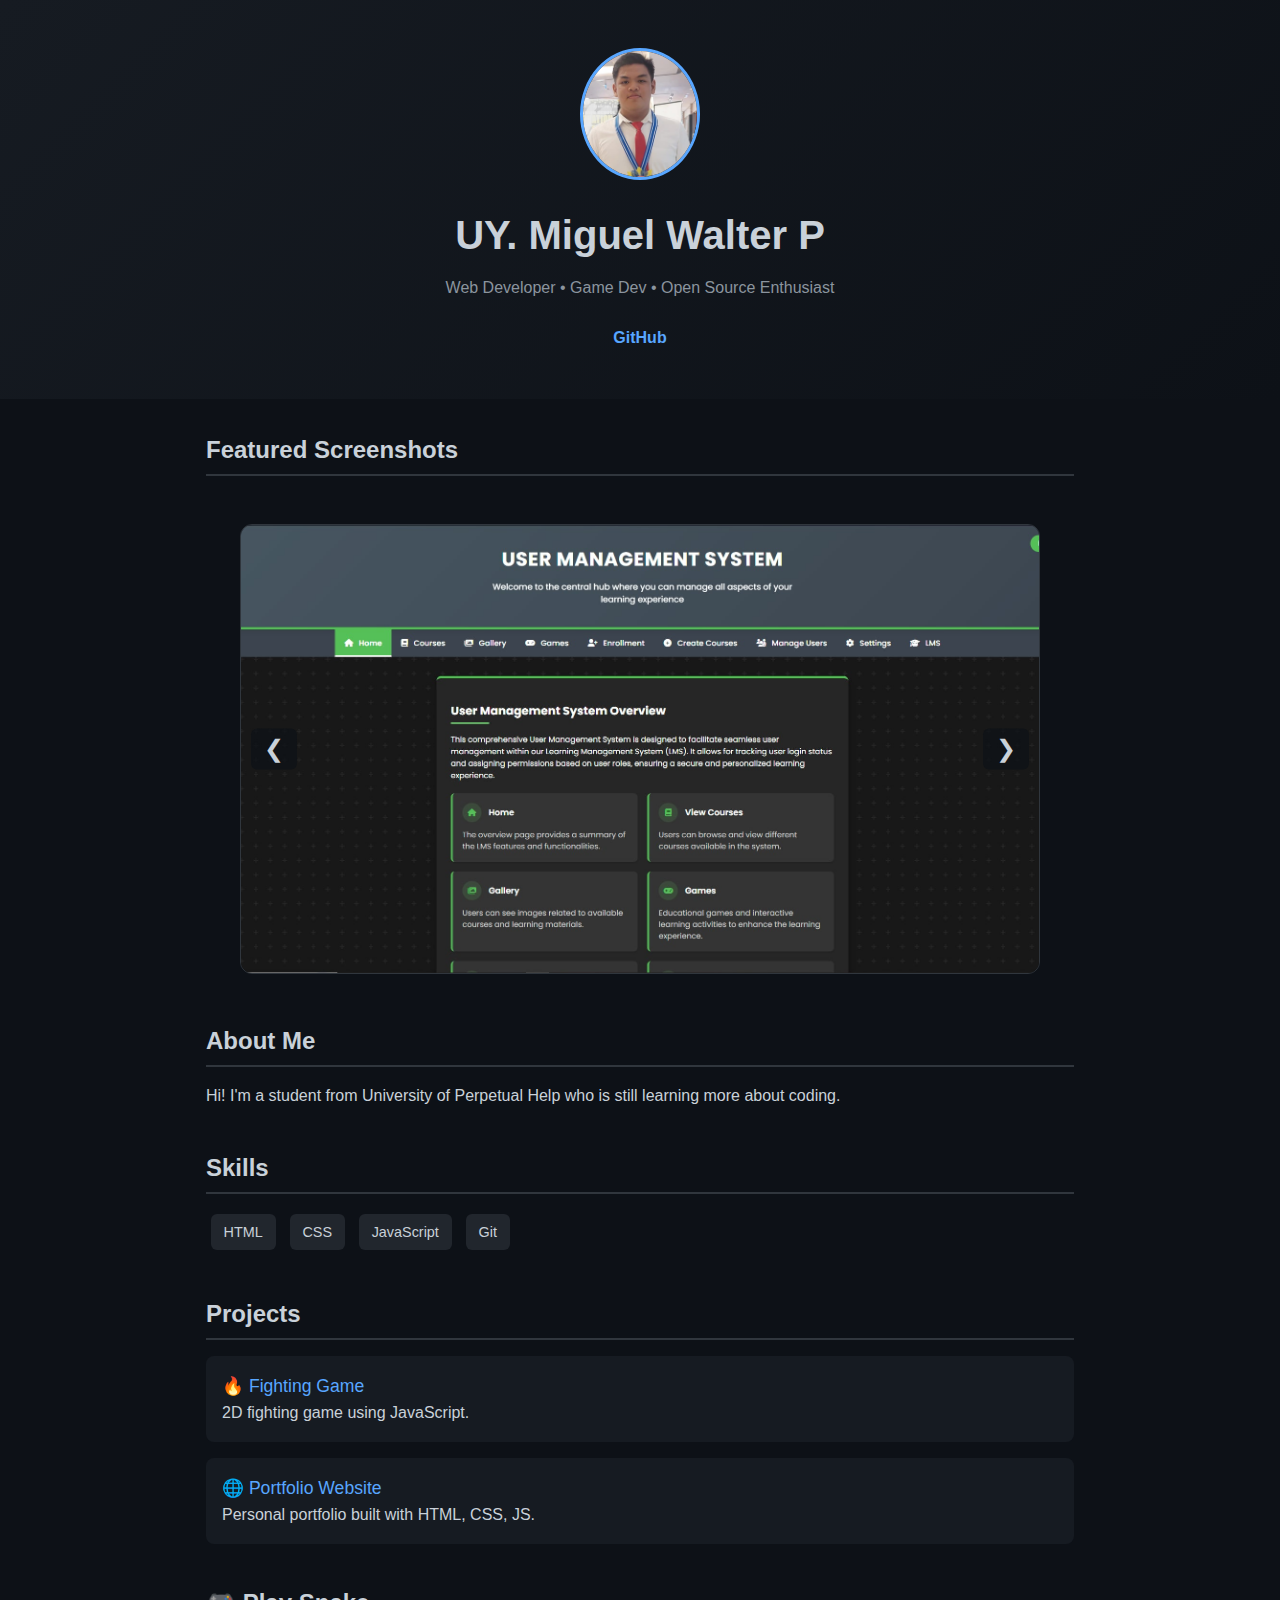
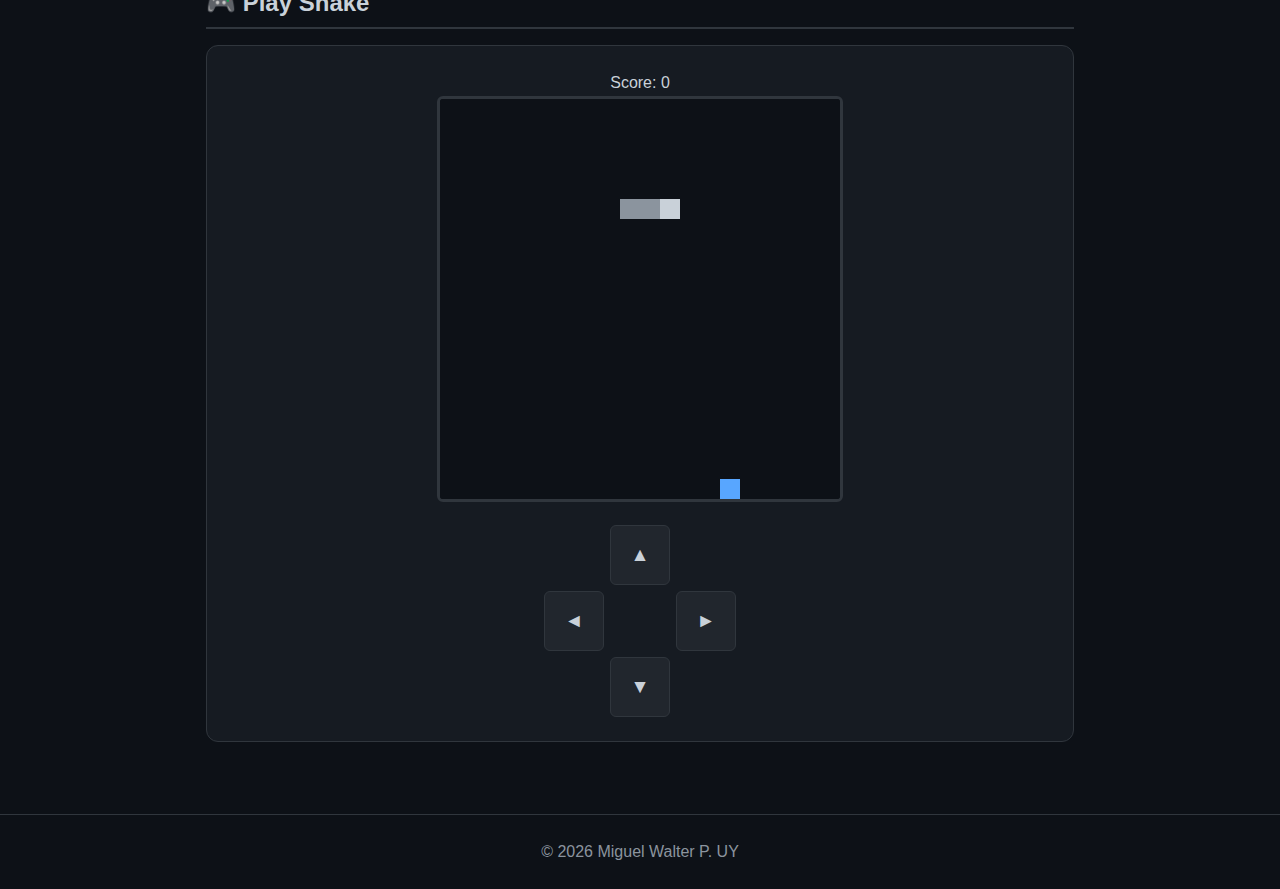
<file: index2.html>
<!DOCTYPE html>
<html lang="en">
<head>
  <meta charset="UTF-8" />
  <meta name="viewport" content="width=device-width, initial-scale=1.0" />
  <title>Miguel Walter P. UY | GitHub Profile</title>

  <style>
    * {
      margin: 0;
      padding: 0;
      box-sizing: border-box;
      font-family: "Segoe UI", sans-serif;
    }

    body {
      background: #0d1117;
      color: #c9d1d9;
      line-height: 1.6;
    }

    .hero {
      text-align: center;
      padding: 3rem 1rem;
      background: linear-gradient(135deg, #161b22, #0d1117);
    }

    .avatar {
      width: 120px;
      border-radius: 50%;
      border: 3px solid #58a6ff;
      margin-bottom: 1rem;
    }

    .hero h1 {
      font-size: 2.5rem;
    }

    .subtitle {
      color: #8b949e;
      margin: 0.5rem 0 1.5rem;
    }

    .links a {
      text-decoration: none;
      color: #58a6ff;
      margin: 0 0.5rem;
      font-weight: bold;
    }

    .container {
      max-width: 900px;
      margin: auto;
      padding: 2rem 1rem;
    }

    section {
      margin-bottom: 2.5rem;
    }

    h2 {
      margin-bottom: 1rem;
      border-bottom: 2px solid #30363d;
      padding-bottom: 0.3rem;
    }

    .skills span {
      display: inline-block;
      background: #21262d;
      padding: 0.4rem 0.8rem;
      margin: 0.3rem;
      border-radius: 6px;
      font-size: 0.9rem;
    }

    .projects {
      list-style: none;
    }

    .projects li {
      background: #161b22;
      padding: 1rem;
      border-radius: 8px;
      margin-bottom: 1rem;
    }

    .projects a {
      color: #58a6ff;
      font-size: 1.1rem;
      text-decoration: none;
    }

    .projects a:hover {
      text-decoration: underline;
    }

    .slideshow-wrapper {
      display: flex;
      justify-content: center;
      margin: 3rem 0;
    }

    .slideshow {
      width: 100%;
      max-width: 800px;
      height: 450px;
      background: #161b22;
      border-radius: 12px;
      border: 1px solid #30363d;
      overflow: hidden;
      position: relative;
    }

    .slideshow img {
      width: 100%;
      height: 100%;
      object-fit: cover;
      display: none;
    }

    .slideshow img.active {
      display: block;
    }

    .slide-btn {
      position: absolute;
      top: 50%;
      transform: translateY(-50%);
      background: rgba(13, 17, 23, 0.7);
      color: #c9d1d9;
      border: none;
      font-size: 1.5rem;
      padding: 0.4rem 0.8rem;
      cursor: pointer;
      border-radius: 6px;
    }

    .prev { left: 10px; }
    .next { right: 10px; }

    .snake-container {
      background: #161b22;
      border: 1px solid #30363d;
      border-radius: 12px;
      padding: 1.5rem;
      text-align: center;
    }

    #snakeCanvas {
      background: #0d1117;
      border: 3px solid #30363d;
      border-radius: 6px;
      max-width: 100%;
    }

    .snake-controls {
      margin-top: 1rem;
      display: grid;
      grid-template-columns: repeat(3, 60px);
      grid-template-rows: repeat(3, 60px);
      gap: 6px;
      justify-content: center;
    }

    .snake-btn {
      background: #21262d;
      color: #c9d1d9;
      border: 1px solid #30363d;
      border-radius: 6px;
      font-size: 1.2rem;
      cursor: pointer;
    }

    .snake-btn:active {
      background: #58a6ff;
      color: #0d1117;
    }

    footer {
      text-align: center;
      padding: 1.5rem;
      color: #8b949e;
      border-top: 1px solid #30363d;
    }
  </style>
</head>
<body>

<header class="hero">
  <img src="images/Profile2.JPG" class="avatar">
  <h1>UY. Miguel Walter P</h1>
  <p class="subtitle">Web Developer • Game Dev • Open Source Enthusiast</p>
  <div class="links">
    <a href="https://github.com/MiguelWalter" target="_blank">GitHub</a>
  </div>
</header>

<main class="container">

<section>
  <h2>Featured Screenshots</h2>
  <div class="slideshow-wrapper">
    <div class="slideshow">
      <img src="images/HTML.jpg" class="active">
      <img src="images/JAVA.jpg">
      <img src="images/JAVA2.jpg">
      <img src="images/JAVA3.jpg">
      <img src="images/JAVA4.jpg">
      <button class="slide-btn prev" onclick="prevSlide()">❮</button>
      <button class="slide-btn next" onclick="nextSlide()">❯</button>
    </div>
  </div>
</section>

<section>
  <h2>About Me</h2>
  <p>Hi! I'm a student from University of Perpetual Help who is still learning more about coding.</p>
</section>

<section>
  <h2>Skills</h2>
  <div class="skills">
    <span>HTML</span>
    <span>CSS</span>
    <span>JavaScript</span>
    <span>Git</span>
  </div>
</section>

<section>
  <h2>Projects</h2>
  <ul class="projects">
    <li>
      <a href="https://miguelwalter.github.io/Fighting-game-/" target="_blank">🔥 Fighting Game</a>
      <p>2D fighting game using JavaScript.</p>
    </li>
    <li>
      <a href="#">🌐 Portfolio Website</a>
      <p>Personal portfolio built with HTML, CSS, JS.</p>
    </li>
  </ul>
</section>

<section>
  <h2>🎮 Play Snake</h2>
  <div class="snake-container">
    <p>Score: <span id="snakeScore">0</span></p>
    <canvas id="snakeCanvas" width="400" height="400"></canvas>

    <div class="snake-controls">
      <div></div>
      <button class="snake-btn" onclick="setDir('UP')">▲</button>
      <div></div>
      <button class="snake-btn" onclick="setDir('LEFT')">◄</button>
      <div></div>
      <button class="snake-btn" onclick="setDir('RIGHT')">►</button>
      <div></div>
      <button class="snake-btn" onclick="setDir('DOWN')">▼</button>
      <div></div>
    </div>
  </div>
</section>

</main>

<footer>
  <p>© 2026 Miguel Walter P. UY</p>
</footer>

<script>
/* PREVENT ARROW KEYS FROM SCROLLING */
window.addEventListener("keydown", function(e) {
  if (["ArrowUp","ArrowDown","ArrowLeft","ArrowRight"].includes(e.key)) {
    e.preventDefault();
  }
}, { passive: false });

/* SLIDESHOW */
const slides = document.querySelectorAll(".slideshow img");
let current = 0;

function showSlide(i) {
  slides.forEach(slide => slide.classList.remove("active"));
  slides[i].classList.add("active");
}
function nextSlide() {
  current = (current + 1) % slides.length;
  showSlide(current);
}
function prevSlide() {
  current = (current - 1 + slides.length) % slides.length;
  showSlide(current);
}
setInterval(nextSlide, 4000);

/* 🐍 SNAKE GAME WITH PROGRESSIVE SPEED AND WALL GAMEOVER */
(() => {
  const canvas = document.getElementById("snakeCanvas");
  const ctx = canvas.getContext("2d");
  const scoreEl = document.getElementById("snakeScore");

  const TILE = 20;
  const COLS = canvas.width / TILE;
  const ROWS = canvas.height / TILE;

  let snake, food, dir, nextDir, score;
  let gameOver = false;
  let speed = 120;
  let gameInterval;

  function start() {
    snake = [{x:5,y:5},{x:4,y:5},{x:3,y:5}];
    dir = nextDir = "RIGHT";
    score = 0;
    scoreEl.textContent = score;
    speed = 120;
    spawnFood();
    gameOver = false;
    clearInterval(gameInterval);
    gameInterval = setInterval(update, speed);
  }

  function spawnFood() {
    food = {
      x: Math.floor(Math.random() * COLS),
      y: Math.floor(Math.random() * ROWS)
    };
  }

  function update() {
    if (gameOver) return;

    dir = nextDir;
    const head = {...snake[0]};

    if (dir==="UP") head.y--;
    if (dir==="DOWN") head.y++;
    if (dir==="LEFT") head.x--;
    if (dir==="RIGHT") head.x++;

    if (head.x < 0 || head.y < 0 || head.x >= COLS || head.y >= ROWS) {
      endGame();
      return;
    }

    if (snake.some(s=>s.x===head.x && s.y===head.y)) {
      endGame();
      return;
    }

    snake.unshift(head);

    if (head.x===food.x && head.y===food.y){
      score += 10;
      scoreEl.textContent = score;
      spawnFood();
      speed = Math.max(50, speed - 5);
      clearInterval(gameInterval);
      gameInterval = setInterval(update, speed);
    } else snake.pop();

    draw();
  }

  function draw() {
    ctx.fillStyle = "#0d1117";
    ctx.fillRect(0,0,canvas.width,canvas.height);

    ctx.fillStyle = "#58a6ff";
    ctx.fillRect(food.x*TILE, food.y*TILE, TILE, TILE);

    snake.forEach((s,i)=>{
      ctx.fillStyle = i===0 ? "#c9d1d9" : "#8b949e";
      ctx.fillRect(s.x*TILE, s.y*TILE, TILE, TILE);
    });

    if (gameOver) {
      ctx.fillStyle = "#ff5555";
      ctx.font = "bold 30px Arial";
      ctx.textAlign = "center";
      ctx.fillText("GAME OVER", canvas.width/2, canvas.height/2);
      ctx.font = "16px Arial";
      ctx.fillText("Press any arrow key or button to restart", canvas.width/2, canvas.height/2 + 30);
    }
  }

  function endGame() {
    gameOver = true;
    clearInterval(gameInterval);
    draw();
  }

  window.setDir = d => {
    if (gameOver) { start(); return; }
    if (
      (d==="UP" && dir!=="DOWN") ||
      (d==="DOWN" && dir!=="UP") ||
      (d==="LEFT" && dir!=="RIGHT") ||
      (d==="RIGHT" && dir!=="LEFT")
    ) nextDir = d;
  };

  document.addEventListener("keydown", e => {
    if (["ArrowUp","w","W"].includes(e.key)) setDir("UP");
    if (["ArrowDown","s","S"].includes(e.key)) setDir("DOWN");
    if (["ArrowLeft","a","A"].includes(e.key)) setDir("LEFT");
    if (["ArrowRight","d","D"].includes(e.key)) setDir("RIGHT");
  });

  start();
})();
</script>

</body>
</html>
</file>
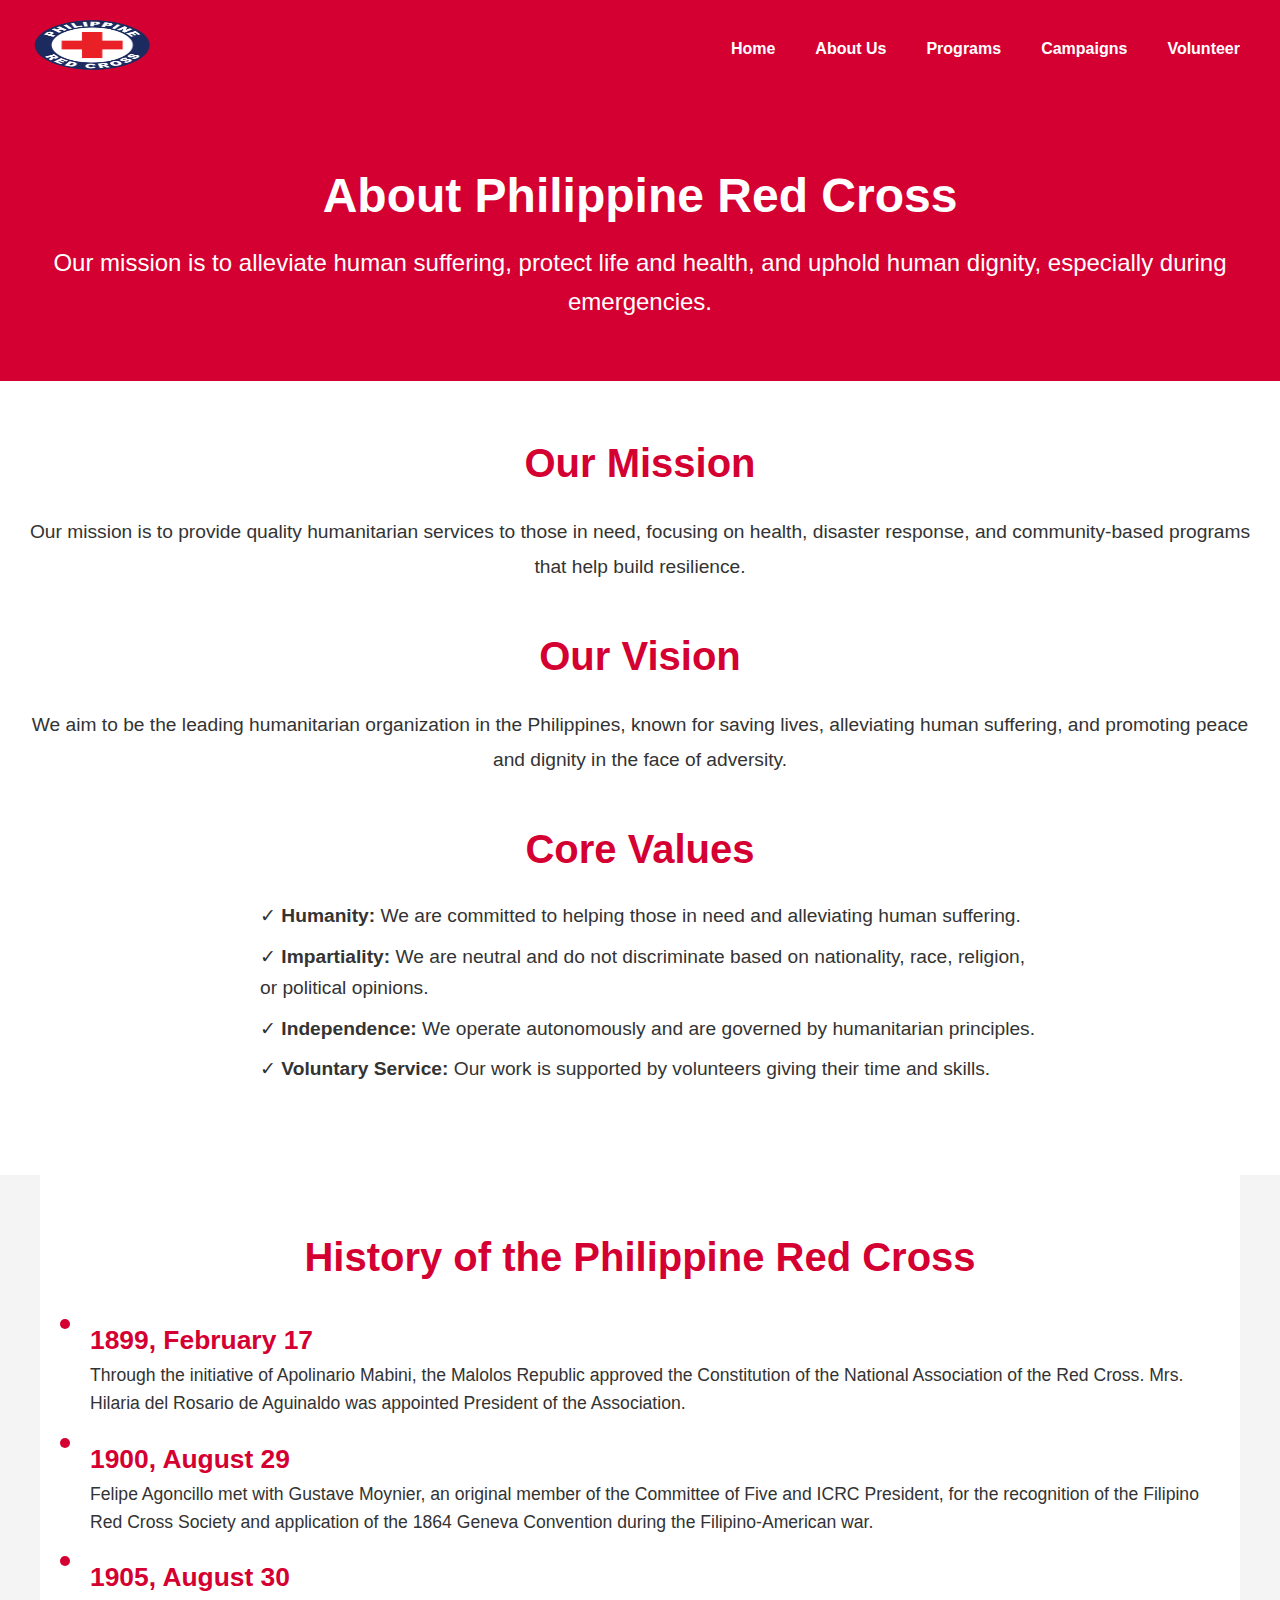
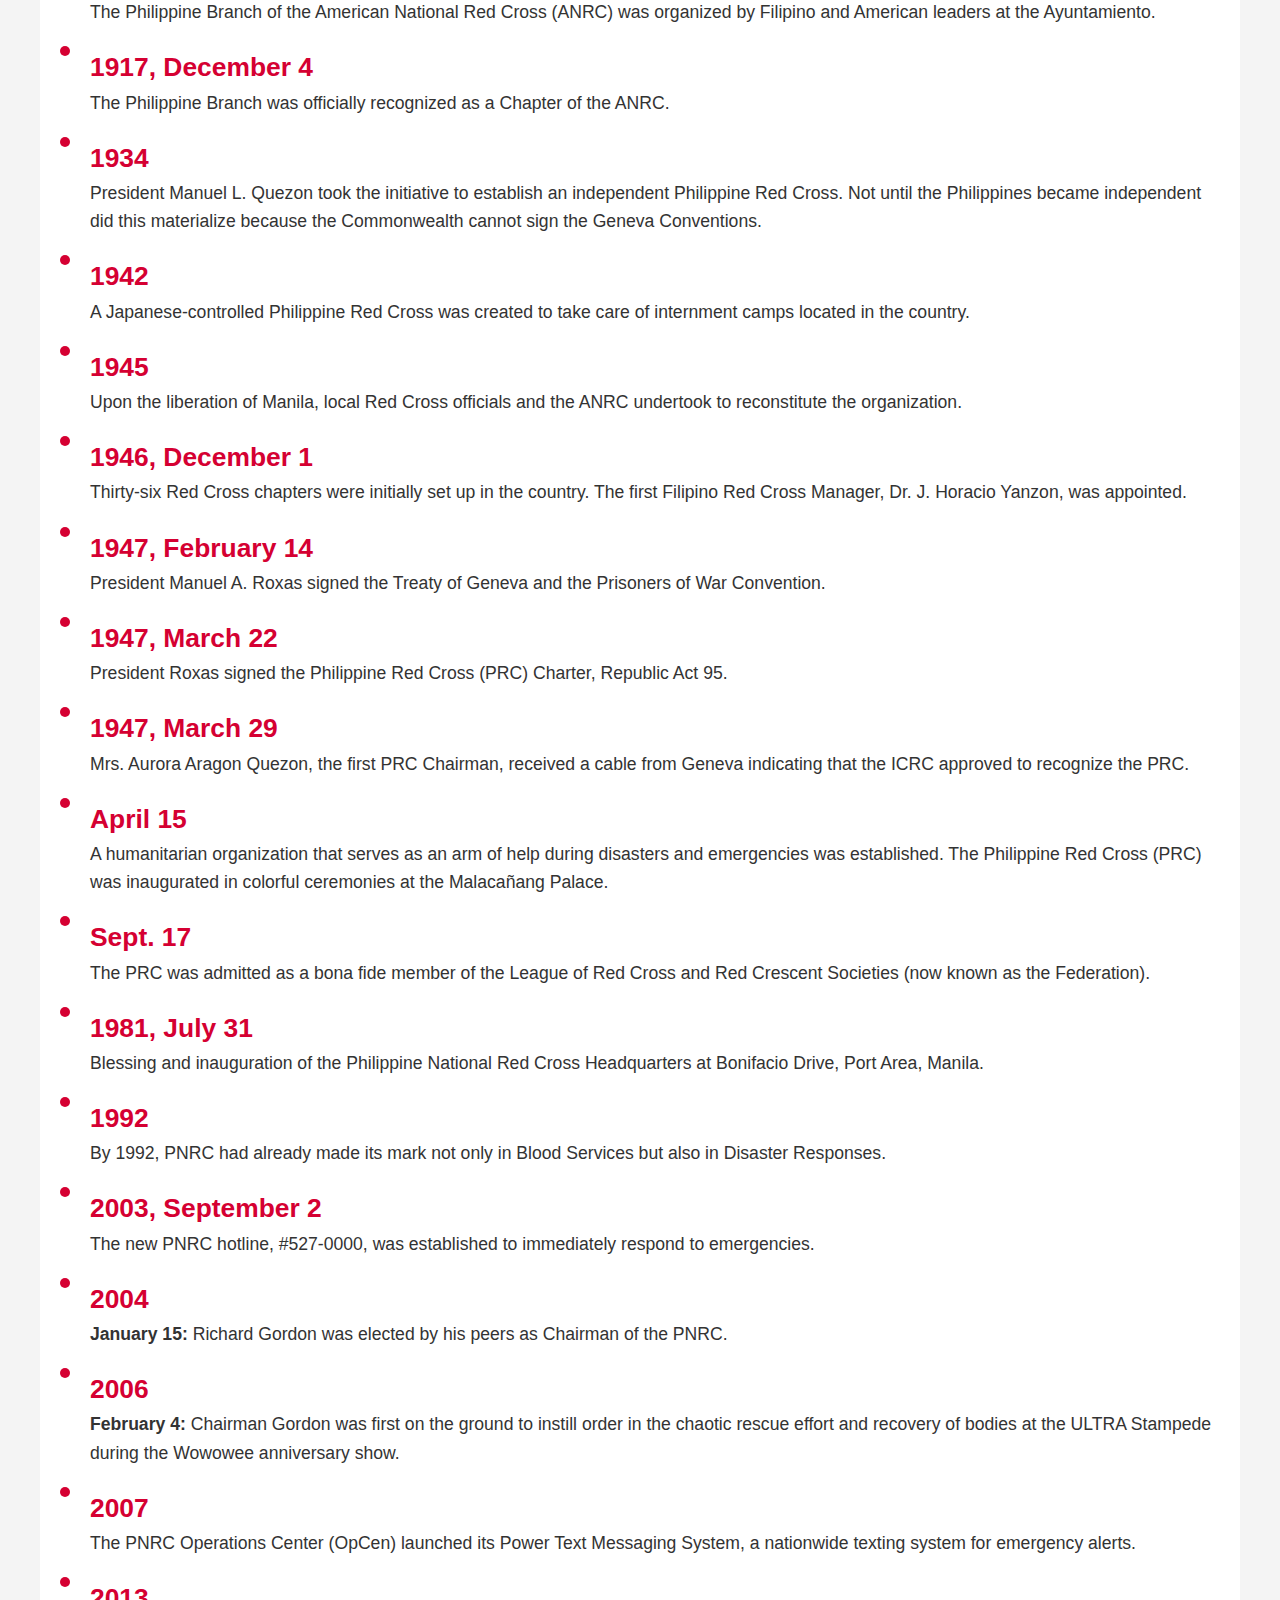
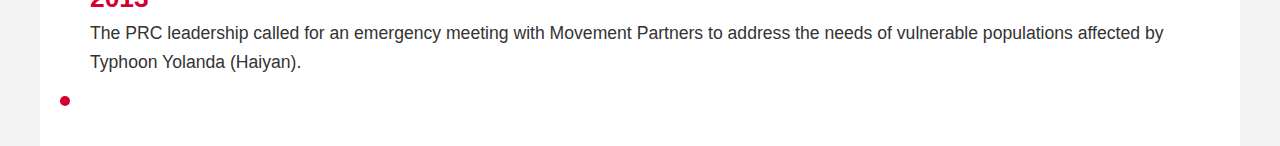
<file: prelim/about.html>
<!DOCTYPE html>
<html lang="en">
<head>
    <meta charset="UTF-8">
    <meta name="viewport" content="width=device-width, initial-scale=1.0">
    <title>About Us - Philippine Red Cross</title>
    <link rel="stylesheet" href="style.css"> <!-- Linking to the same folder CSS -->
</head>
<body>
    <!-- Header Section -->
    <header>
        <div class="logo">
            <img src="Red Cross.png" alt="Philippine Red Cross Logo" id="logo-img"> <!-- Replace with actual logo -->
        </div>
        <nav>
            <ul>
                <li><a href="../index.html">Home</a></li>
                <li><a href="about.html">About Us</a></li>
                <li><a href="services.html">Programs</a></li>
                <li><a href="events.html">Campaigns</a></li>
                <li><a href="volunteer.html">Volunteer</a></li>
            </ul>
        </nav>
    </header>

    <!-- Hero Section -->
    <section class="hero-about">
        <div class="hero-content">
            <h1>About Philippine Red Cross</h1>
            <p>Our mission is to alleviate human suffering, protect life and health, and uphold human dignity, especially during emergencies.</p>
        </div>
    </section>

    <!-- Mission, Vision, and Values Section -->
    <section class="about-sections">
        <div class="about-section">
            <div class="section-title">
                
                <h2>Our Mission</h2>
            </div>
            <p>Our mission is to provide quality humanitarian services to those in need, focusing on health, disaster response, and community-based programs that help build resilience.</p>
        </div>
        <div class="about-section">
            <div class="section-title">
                
                <h2>Our Vision</h2>
            </div>
            <p>We aim to be the leading humanitarian organization in the Philippines, known for saving lives, alleviating human suffering, and promoting peace and dignity in the face of adversity.</p>
        </div>
        <div class="about-section">
            <div class="section-title">
                
                <h2>Core Values</h2>
            </div>
            <ul class="values-list">
                <li><span class="icon">&#10003;</span> <strong>Humanity:</strong> We are committed to helping those in need and alleviating human suffering.</li>
                <li><span class="icon">&#10003;</span> <strong>Impartiality:</strong> We are neutral and do not discriminate based on nationality, race, religion, or political opinions.</li>
                <li><span class="icon">&#10003;</span> <strong>Independence:</strong> We operate autonomously and are governed by humanitarian principles.</li>
                <li><span class="icon">&#10003;</span> <strong>Voluntary Service:</strong> Our work is supported by volunteers giving their time and skills.</li>
            </ul>
        </div>
    </section>

    <!-- History Section -->
    <section class="history">
        <h2>History of the Philippine Red Cross</h2>
        <div class="history-timeline">
            <div class="history-event">
                <span class="year">1899, February 17</span>
                <p>Through the initiative of Apolinario Mabini, the Malolos Republic approved the Constitution of the National Association of the Red Cross. Mrs. Hilaria del Rosario de Aguinaldo was appointed President of the Association.</p>
            </div>
            <div class="history-event">
                <span class="year">1900, August 29</span>
                <p>Felipe Agoncillo met with Gustave Moynier, an original member of the Committee of Five and ICRC President, for the recognition of the Filipino Red Cross Society and application of the 1864 Geneva Convention during the Filipino-American war.</p>
            </div>
            <div class="history-event">
                <span class="year">1905, August 30</span>
                <p>The Philippine Branch of the American National Red Cross (ANRC) was organized by Filipino and American leaders at the Ayuntamiento.</p>
            </div>
            <div class="history-event">
                <span class="year">1917, December 4</span>
                <p>The Philippine Branch was officially recognized as a Chapter of the ANRC.</p>
            </div>
            <div class="history-event">
                <span class="year">1934</span>
                <p>President Manuel L. Quezon took the initiative to establish an independent Philippine Red Cross. Not until the Philippines became independent did this materialize because the Commonwealth cannot sign the Geneva Conventions.</p>
            </div>
            <div class="history-event">
                <span class="year">1942</span>
                <p>A Japanese-controlled Philippine Red Cross was created to take care of internment camps located in the country.</p>
            </div>
            <div class="history-event">
                <span class="year">1945</span>
                <p>Upon the liberation of Manila, local Red Cross officials and the ANRC undertook to reconstitute the organization.</p>
            </div>
            <div class="history-event">
                <span class="year">1946, December 1</span>
                <p>Thirty-six Red Cross chapters were initially set up in the country. The first Filipino Red Cross Manager, Dr. J. Horacio Yanzon, was appointed.</p>
            </div>
            <div class="history-event">
                <span class="year">1947, February 14</span>
                <p>President Manuel A. Roxas signed the Treaty of Geneva and the Prisoners of War Convention.</p>
            </div>
            <div class="history-event">
                <span class="year">1947, March 22</span>
                <p>President Roxas signed the Philippine Red Cross (PRC) Charter, Republic Act 95.</p>
            </div>
            <div class="history-event">
                <span class="year">1947, March 29</span>
                <p>Mrs. Aurora Aragon Quezon, the first PRC Chairman, received a cable from Geneva indicating that the ICRC approved to recognize the PRC.</p>
            </div>
            <div class="history-event">
                <span class="year">April 15</span>
                <p>A humanitarian organization that serves as an arm of help during disasters and emergencies was established. The Philippine Red Cross (PRC) was inaugurated in colorful ceremonies at the Malacañang Palace.</p>
            </div>
            <div class="history-event">
                <span class="year">Sept. 17</span>
                <p>The PRC was admitted as a bona fide member of the League of Red Cross and Red Crescent Societies (now known as the Federation).</p>
            </div>
            <div class="history-event">
                <span class="year">1981, July 31</span>
                <p>Blessing and inauguration of the Philippine National Red Cross Headquarters at Bonifacio Drive, Port Area, Manila.</p>
            </div>
            <div class="history-event">
                <span class="year">1992</span>
                <p>By 1992, PNRC had already made its mark not only in Blood Services but also in Disaster Responses.</p>
            </div>
            <div class="history-event">
                <span class="year">2003, September 2</span>
                <p>The new PNRC hotline, #527-0000, was established to immediately respond to emergencies.</p>
            </div>
            <div class="history-event">
                <span class="year">2004</span>
                <p><strong>January 15:</strong> Richard Gordon was elected by his peers as Chairman of the PNRC.</p>
            </div>
            <div class="history-event">
                <span class="year">2006</span>
                <p><strong>February 4:</strong> Chairman Gordon was first on the ground to instill order in the chaotic rescue effort and recovery of bodies at the ULTRA Stampede during the Wowowee anniversary show.</p>
            </div>
            <div class="history-event">
                <span class="year">2007</span>
                <p>The PNRC Operations Center (OpCen) launched its Power Text Messaging System, a nationwide texting system for emergency alerts.</p>
            </div>
            <div class="history-event">
                <span class="year">2013</span>
                <p>The PRC leadership called for an emergency meeting with Movement Partners to address the needs of vulnerable populations affected by Typhoon Yolanda (Haiyan).</p>
            </div>
            <div class="history-event">
                <span class
</file>
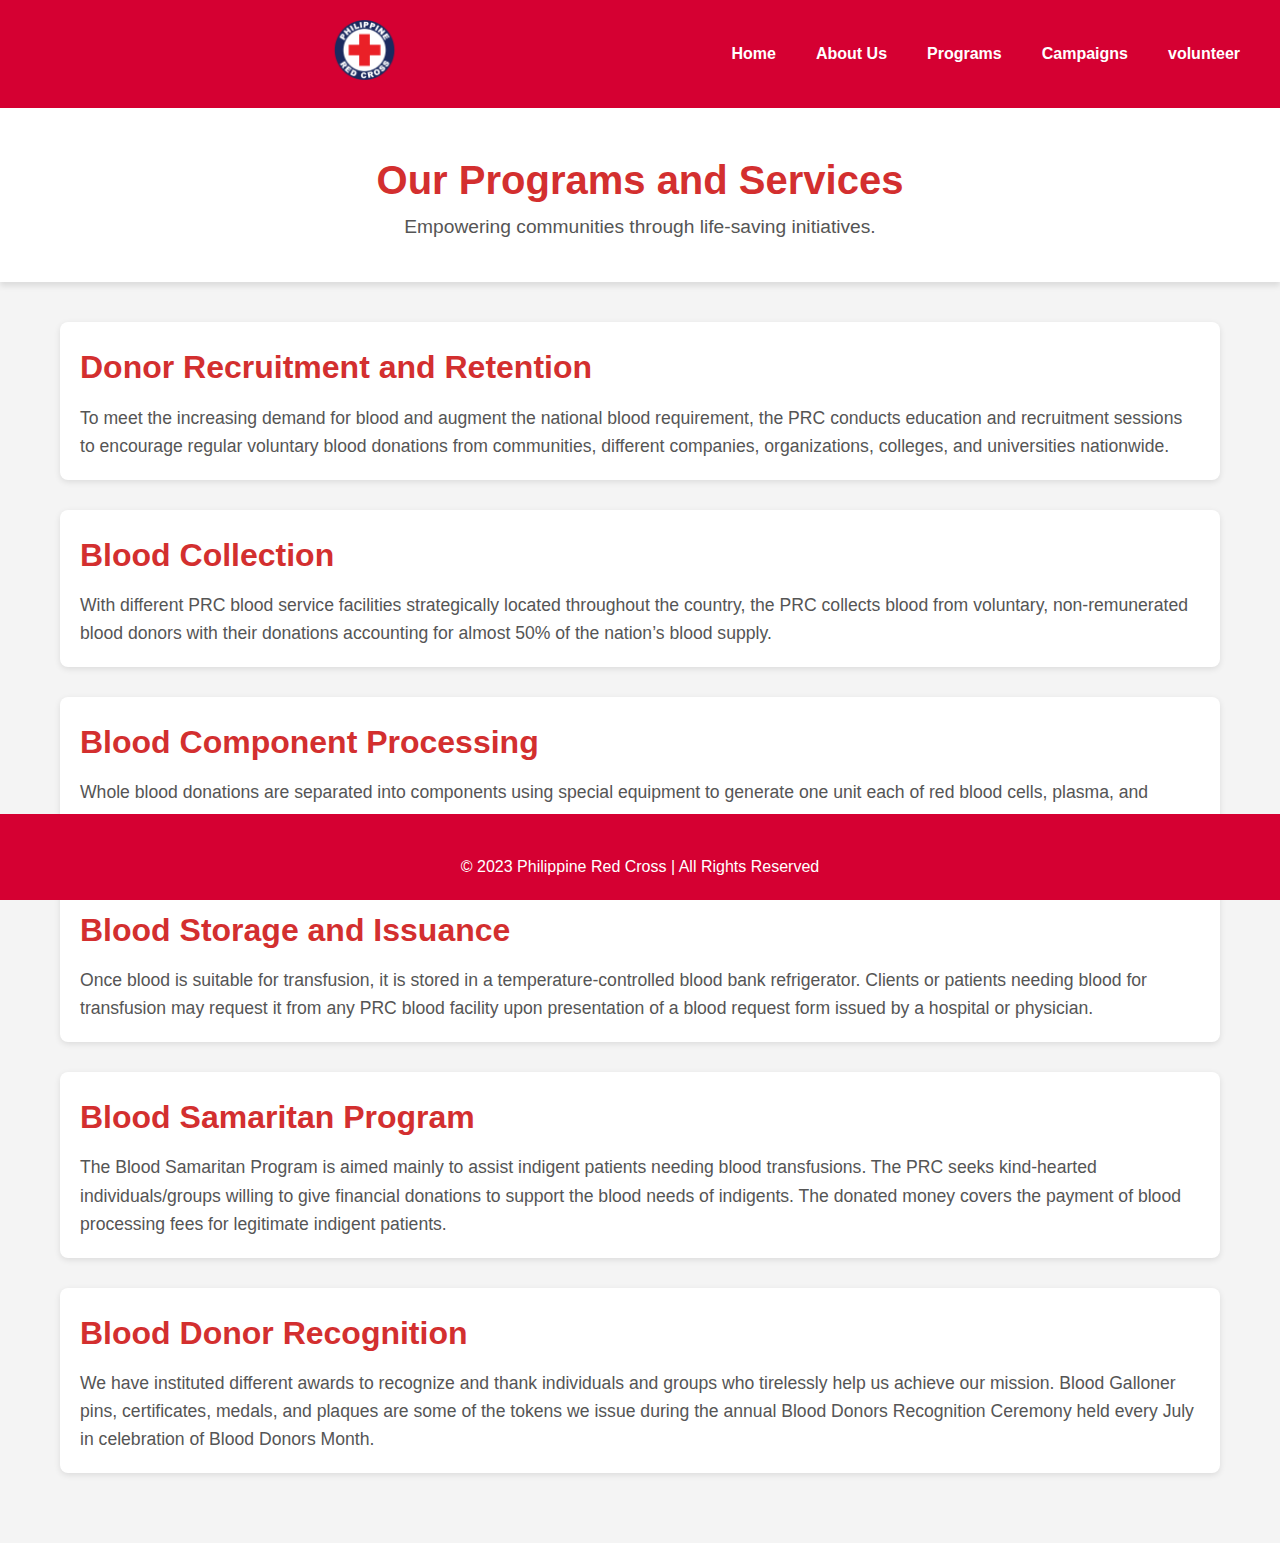
<file: prelim/services.html>
<!DOCTYPE html>
<html lang="en">

<head>
    <meta charset="UTF-8">
    <meta name="viewport" content="width=device-width, initial-scale=1.0">
    <title>Programs and Services - Philippine Red Cross</title>
    <link rel="stylesheet" href="style.css">
    <script src="script.js" defer></script>
</head>

<body>
    <header>
        <div class="logo-container">
            <!-- Replace the src URL with the actual logo image URL -->
            <img src="Red Cross.png" alt="Philippine Red Cross Logo" class="logo">
        </div>
        <nav>
            <ul>
                <li><a href="../index.html">Home</a></li>
                <li><a href="about.html">About Us</a></li>
                <li><a href="programs.html">Programs</a></li>
                <li><a href="events.html">Campaigns</a></li>
                <li><a href="volunteer.html">volunteer</a></li>
            </ul>
        </nav>
    </header>

    <section class="programs-header">
        <h1>Our Programs and Services</h1>
        <p>Empowering communities through life-saving initiatives.</p>
    </section>

    <section class="programs-list">
        <div class="program">
            <h2>Donor Recruitment and Retention</h2>
            <p>To meet the increasing demand for blood and augment the national blood requirement, the PRC conducts education and recruitment sessions to encourage regular voluntary blood donations from communities, different companies, organizations, colleges, and universities nationwide.</p>
        </div>

        <div class="program">
            <h2>Blood Collection</h2>
            <p>With different PRC blood service facilities strategically located throughout the country, the PRC collects blood from voluntary, non-remunerated blood donors with their donations accounting for almost 50% of the nation’s blood supply.</p>
        </div>

        <div class="program">
            <h2>Blood Component Processing</h2>
            <p>Whole blood donations are separated into components using special equipment to generate one unit each of red blood cells, plasma, and platelets. Thus, one donation can help save three lives.</p>
        </div>

        <div class="program">
            <h2>Blood Storage and Issuance</h2>
            <p>Once blood is suitable for transfusion, it is stored in a temperature-controlled blood bank refrigerator. Clients or patients needing blood for transfusion may request it from any PRC blood facility upon presentation of a blood request form issued by a hospital or physician.</p>
        </div>

        <div class="program">
            <h2>Blood Samaritan Program</h2>
            <p>The Blood Samaritan Program is aimed mainly to assist indigent patients needing blood transfusions. The PRC seeks kind-hearted individuals/groups willing to give financial donations to support the blood needs of indigents. The donated money covers the payment of blood processing fees for legitimate indigent patients.</p>
        </div>

        <div class="program">
            <h2>Blood Donor Recognition</h2>
            <p>We have instituted different awards to recognize and thank individuals and groups who tirelessly help us achieve our mission. Blood Galloner pins, certificates, medals, and plaques are some of the tokens we issue during the annual Blood Donors Recognition Ceremony held every July in celebration of Blood Donors Month.</p>
        </div>
    </section>

    <footer>
        <p>&copy; 2023 Philippine Red Cross | All Rights Reserved</p>
    </footer>
</body>

</html>
</file>
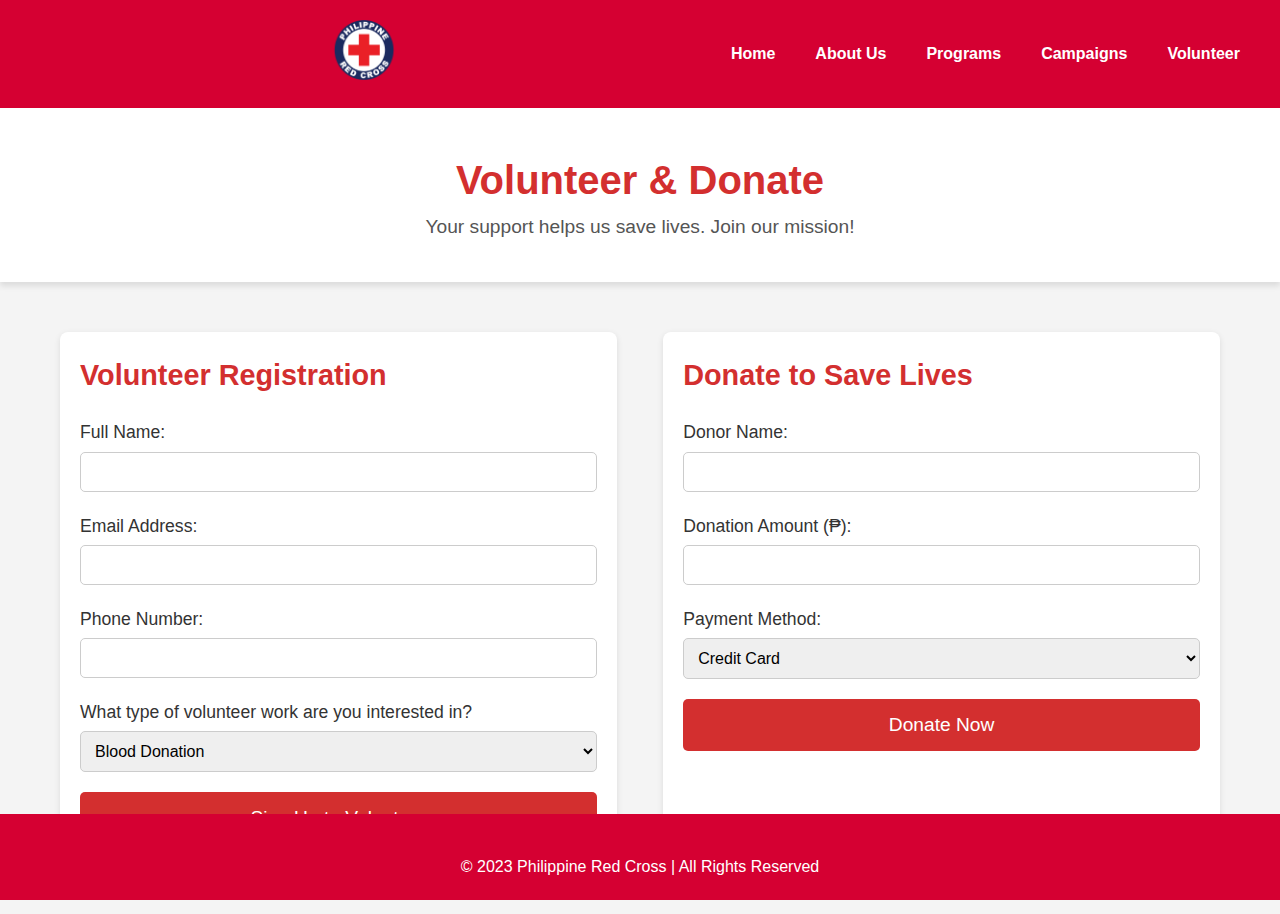
<file: prelim/volunteer.html>
<!DOCTYPE html>
<html lang="en">

<head>
    <meta charset="UTF-8">
    <meta name="viewport" content="width=device-width, initial-scale=1.0">
    <title>Volunteer & Donate - Philippine Red Cross</title>
    <link rel="stylesheet" href="style.css">
    <script src="script.js" defer></script>
</head>

<body>
    <header>
        <div class="logo-container">
            <!-- Replace the src URL with the actual logo image URL -->
            <img src="Red Cross.png" alt="Philippine Red Cross Logo" class="logo">
        </div>
        <nav>
            <ul>
                <li><a href="../index.html">Home</a></li>
                <li><a href="about.html">About Us</a></li>
                <li><a href="services.html">Programs</a></li>
                <li><a href="events.html">Campaigns</a></li>
                <li><a href="volunteer.html">Volunteer</a></li>
            </ul>
        </nav>
    </header>

    <section class="volunteer-header">
        <h1>Volunteer & Donate</h1>
        <p>Your support helps us save lives. Join our mission!</p>
    </section>

    <section class="forms-container">
        <div class="form-card">
            <h2>Volunteer Registration</h2>
            <form action="thank-you.html" method="POST" id="volunteer-form">
                <label for="name">Full Name:</label>
                <input type="text" id="name" name="name" required>

                <label for="email">Email Address:</label>
                <input type="email" id="email" name="email" required>

                <label for="phone">Phone Number:</label>
                <input type="tel" id="phone" name="phone" required>

                <label for="interests">What type of volunteer work are you interested in?</label>
                <select id="interests" name="interests" required>
                    <option value="blood-donation">Blood Donation</option>
                    <option value="disaster-relief">Disaster Relief</option>
                    <option value="admin-support">Administrative Support</option>
                    <option value="event-management">Event Management</option>
                </select>

                <button type="submit">Sign Up to Volunteer</button>
            </form>
        </div>

        <div class="form-card">
            <h2>Donate to Save Lives</h2>
            <form action="thank-you.html" method="POST" id="donation-form">
                <label for="donor-name">Donor Name:</label>
                <input type="text" id="donor-name" name="donor-name" required>

                <label for="donation-amount">Donation Amount (₱):</label>
                <input type="number" id="donation-amount" name="donation-amount" required min="100" step="50">

                <label for="payment-method">Payment Method:</label>
                <select id="payment-method" name="payment-method" required>
                    <option value="credit-card">Credit Card</option>
                    <option value="paypal">PayPal</option>
                    <option value="bank-transfer">Bank Transfer</option>
                </select>

                <button type="submit">Donate Now</button>
            </form>
        </div>
    </section>

    <footer>
        <p>&copy; 2023 Philippine Red Cross | All Rights Reserved</p>
    </footer>
</body>

</html>
</file>
<file: prelim/style.css>
/* Resetting some defaults */
* {
    margin: 0;
    padding: 0;
    box-sizing: border-box;
}

body {
    font-family: 'Arial', sans-serif;
    background-color: #f7f7f7;
    color: #333;
    line-height: 1.6;
}

/* Header section */
header {
    background-color: #d50032; /* Philippine Red Cross primary color */
    padding: 20px;
    display: flex;
    justify-content: space-between;
    align-items: center;
    color: white;
}

header .logo img {
    height: 50px; /* Adjust based on the logo size */
}

header nav ul {
    list-style: none;
    display: flex;
}

header nav ul li {
    margin-left: 20px;
}

header nav ul li a {
    color: white;
    text-decoration: none;
    font-weight: bold;
    font-size: 16px;
}

/* Hero section */
.hero {
    background-color: #d50032; /* Red background */
    color: white;
    padding: 100px 0;
    text-align: center;
}

.hero h1 {
    font-size: 3em;
    margin-bottom: 20px;
}

.hero p {
    font-size: 1.5em;
    margin-bottom: 30px;
}

.hero .cta-button {
    background-color: #fff;
    color: #d50032;
    padding: 10px 30px;
    text-decoration: none;
    font-size: 18px;
    border-radius: 5px;
    font-weight: bold;
    transition: background-color 0.3s ease;
}

.hero .cta-button:hover {
    background-color: #ff5959;
}

/* Campaign section */
.campaigns {
    background-color: #fff;
    padding: 50px 20px;
    text-align: center;
}

.campaigns h2 {
    font-size: 2.5em;
    margin-bottom: 30px;
}

.campaign-list {
    display: flex;
    justify-content: space-around;
    gap: 30px;
}

.campaign {
    background-color: #f7f7f7;
    padding: 20px;
    border-radius: 8px;
    box-shadow: 0 2px 8px rgba(0, 0, 0, 0.1);
    width: 30%;
}

.campaign h3 {
    font-size: 1.8em;
    margin-bottom: 15px;
}

.campaign p {
    font-size: 1em;
    margin-bottom: 20px;
}

.campaign a {
    text-decoration: none;
    color: #d50032;
    font-weight: bold;
    font-size: 1.2em;
    transition: color 0.3s ease;
}

.campaign a:hover {
    color: #ff5959;
}

/* Footer section */
footer {
    background-color: #d50032;
    color: white;
    padding: 20px 0;
    text-align: center;
}

footer .footer-links ul {
    list-style: none;
    margin-bottom: 10px;
}

footer .footer-links ul li {
    display: inline;
    margin-left: 20px;
}

footer .footer-links ul li a {
    color: white;
    text-decoration: none;
}

footer p {
    font-size: 1em;
    margin-top: 20px;
}
/* Reset and basic styles */
* {
    margin: 0;
    padding: 0;
    box-sizing: border-box;
}

body {
    font-family: 'Arial', sans-serif;
    line-height: 1.6;
    background-color: #f4f4f4;
    color: #333;
}

header {
    background-color: #d32f2f; /* Red PRC color */
    padding: 20px;
    display: flex;
    justify-content: space-between;
    align-items: center;
}

.logo-container {
    flex: 1;
}

.logo {
    max-height: 60px; /* Adjust size as needed */
    width: auto;
}

header nav ul {
    list-style-type: none;
    display: flex;
    justify-content: center;
    flex: 3;
}

header nav ul li {
    margin: 0 15px;
}

header nav ul li a {
    text-decoration: none;
    color: #fff;
    font-size: 18px;
    font-weight: bold;
}

header nav ul li a:hover {
    text-decoration: underline;
}

/* Volunteer & Donate Header */
.volunteer-header {
    text-align: center;
    padding: 40px 20px;
    background-color: #fff;
    box-shadow: 0px 4px 6px rgba(0, 0, 0, 0.1);
}

.volunteer-header h1 {
    font-size: 2.5rem;
    color: #d32f2f;
}

.volunteer-header p {
    font-size: 1.2rem;
    color: #555;
}

/* Form Container */
.forms-container {
    display: flex;
    justify-content: space-between;
    max-width: 1200px;
    margin: 30px auto;
    padding: 20px;
    gap: 20px;
}

.form-card {
    background-color: #fff;
    width: 48%;
    padding: 20px;
    box-shadow: 0px 2px 6px rgba(0, 0, 0, 0.1);
    border-radius: 8px;
}

.form-card h2 {
    font-size: 1.8rem;
    color: #d32f2f;
    margin-bottom: 20px;
}

.form-card label {
    font-size: 1.1rem;
    color: #333;
    margin-bottom: 5px;
    display: block;
}

.form-card input,
.form-card select {
    width: 100%;
    padding: 10px;
    margin-bottom: 20px;
    border: 1px solid #ccc;
    border-radius: 5px;
    font-size: 1rem;
}

.form-card button {
    background-color: #d32f2f;
    color: #fff;
    padding: 15px;
    border: none;
    border-radius: 5px;
    font-size: 1.2rem;
    cursor: pointer;
    width: 100%;
}

.form-card button:hover {
    background-color: #b71c1c;
}

/* Footer */
footer {
    background-color: #333;
    color: #fff;
    padding: 20px 0;
    text-align: center;
}

footer p {
    font-size: 1rem;
}

/* Responsive Styles */
@media (max-width: 768px) {
    .forms-container {
        flex-direction: column;
        gap: 30px;
    }

    .form-card {
        width: 100%;
    }
}
/* Reset and basic styles */
* {
    margin: 0;
    padding: 0;
    box-sizing: border-box;
}

body {
    font-family: 'Arial', sans-serif;
    line-height: 1.6;
    background-color: #f4f4f4;
    color: #333;
}

header {
    background-color: #d32f2f; /* Red PRC color */
    padding: 20px;
    display: flex;
    justify-content: space-between;
    align-items: center;
}

.logo-container {
    flex: 1;
}

.logo {
    max-height: 60px; /* Adjust size as needed */
    width: auto;
}

header nav ul {
    list-style-type: none;
    display: flex;
    justify-content: center;
    flex: 3;
}

header nav ul li {
    margin: 0 15px;
}

header nav ul li a {
    text-decoration: none;
    color: #fff;
    font-size: 18px;
    font-weight: bold;
}

header nav ul li a:hover {
    text-decoration: underline;
}

/* Program Header Section */
.programs-header {
    text-align: center;
    padding: 40px 20px;
    background-color: #fff;
    box-shadow: 0px 4px 6px rgba(0, 0, 0, 0.1);
}

.programs-header h1 {
    font-size: 2.5rem;
    color: #d32f2f;
}

.programs-header p {
    font-size: 1.2rem;
    color: #555;
}

/* Program Section Styles */
.programs-list {
    padding: 40px 20px;
    max-width: 1200px;
    margin: 0 auto;
}

.program {
    background-color: #fff;
    margin-bottom: 30px;
    padding: 20px;
    border-radius: 8px;
    box-shadow: 0px 2px 6px rgba(0, 0, 0, 0.1);
}

.program h2 {
    font-size: 2rem;
    color: #d32f2f;
    margin-bottom: 10px;
}

.program p {
    font-size: 1.1rem;
    color: #555;
}

/* Footer */
footer {
    background-color: #333;
    color: #fff;
    padding: 20px 0;
    text-align: center;
}

footer p {
    font-size: 1rem;
}

/* Responsive Styles */
@media (max-width: 768px) {
    .programs-header h1 {
        font-size: 2rem;
    }

    .programs-header p {
        font-size: 1rem;
    }

    .programs-list {
        padding: 20px;
    }

    .program {
        padding: 15px;
    }

    .program h2 {
        font-size: 1.5rem;
    }

    .program p {
        font-size: 1rem;
    }
}
/* General Styling for the Campaigns Page */
body {
    font-family: 'Arial', sans-serif;
    background-color: #f9f9f9;
    margin: 0;
    padding: 0;
    box-sizing: border-box;
}

header {
    background-color: #d02f2f; /* Red color for header */
    padding: 20px 0;
    color: white;
    text-align: center;
}

header .logo img {
    width: 150px;
}

header nav ul {
    list-style: none;
    padding: 0;
}

header nav ul li {
    display: inline;
    margin-right: 20px;
}

header nav ul li a {
    color: white;
    text-decoration: none;
    font-size: 18px;
}

header nav ul li a:hover {
    text-decoration: underline;
}

/* Hero Section */
.hero-campaigns {
    background-color: #f6f6f6;
    padding: 50px 0;
    text-align: center;
}

.hero-campaigns h1 {
    font-size: 36px;
    margin-bottom: 10px;
}

.hero-campaigns p {
    font-size: 18px;
    color: #555;
}

/* Campaigns Form Section */
.campaigns-form {
    display: flex;
    justify-content: center;
    margin-top: 40px;
    padding: 30px;
}

.form-container {
    display: flex;
    gap: 30px;
    justify-content: center;
    flex-wrap: wrap;
    width: 100%;
}

.form-box {
    background-color: #fff;
    border-radius: 8px;
    box-shadow: 0 2px 8px rgba(0, 0, 0, 0.1);
    padding: 30px;
    width: 100%;
    max-width: 500px;
}

.form-box h2 {
    text-align: center;
    color: #d02f2f;
    font-size: 28px;
    margin-bottom: 20px;
}

.form-box label {
    display: block;
    font-weight: bold;
    margin-bottom: 8px;
    color: #333;
}

.form-box input, 
.form-box select, 
.form-box button {
    width: 100%;
    padding: 12px;
    margin-bottom: 20px;
    border: 2px solid #ccc;
    border-radius: 4px;
    font-size: 16px;
}

.form-box input[type="number"], 
.form-box input[type="tel"], 
.form-box input[type="email"] {
    font-size: 16px;
}

.form-box select {
    cursor: pointer;
}

.form-box button {
    background-color: #d02f2f;
    color: white;
    font-size: 18px;
    cursor: pointer;
    border: none;
    transition: background-color 0.3s;
}

.form-box button:hover {
    background-color: #a91e1e;
}

/* Input focus style */
.form-box input:focus,
.form-box select:focus {
    border-color: #d02f2f;
    outline: none;
}

/* Form box responsive design */
@media (max-width: 768px) {
    .form-container {
        flex-direction: column;
        align-items: center;
    }

    .form-box {
        max-width: 100%;
    }
}

/* Footer Styling */
footer {
    background-color: #333;
    color: white;
    text-align: center;
    padding: 15px;
    position: fixed;
    width: 100%;
    bottom: 0;
}

footer p {
    margin: 0;
    font-size: 14px;
}

/* Hero Section Background */
.hero-campaigns {
    background-color: #d02f2f; /* Red background for hero */
    color: white;
}

.hero-campaigns h1 {
    font-size: 36px;
    margin-bottom: 10px;
}

.hero-campaigns p {
    font-size: 18px;
    color: #fff;
}
/* Reset some default styles */
* {
    margin: 0;
    padding: 0;
    box-sizing: border-box;
}

body {
    font-family: 'Arial', sans-serif;
    background-color: #f7f7f7;
    color: #333;
    line-height: 1.6;
}

/* Header Section */
header {
    background-color: #d50032; /* Red Cross color */
    padding: 20px;
    display: flex;
    justify-content: space-between;
    align-items: center;
    color: white;
}

header .logo img {
    height: 50px; /* Adjust based on the logo size */
}

header nav ul {
    list-style: none;
    display: flex;
}

header nav ul li {
    margin-left: 20px;
}

header nav ul li a {
    color: white;
    text-decoration: none;
    font-weight: bold;
    font-size: 16px;
}

/* Hero About Section */
.hero-about {
    background-color: #D50032; /* Red Cross color */
    color: white;
    padding: 60px 20px;
    text-align: center;
}

.hero-about h1 {
    font-size: 3em;
    margin-bottom: 10px;
}

.hero-about p {
    font-size: 1.5em;
    margin-top: 10px;
}

/* About Us Sections */
.about-sections {
    background-color: #fff;
    padding: 50px 20px;
    text-align: center;
}

.about-section {
    margin-bottom: 40px;
}

.about-section h2 {
    font-size: 2.5em;
    color: #D50032;
    margin-bottom: 20px;
}

.about-section p {
    font-size: 1.2em;
    line-height: 1.8;
    margin-bottom: 15px;
}

/* Core Values Section */
.about-section ul {
    list-style: none;
    text-align: left;
    max-width: 800px;
    margin: 0 auto;
    padding-left: 20px;
}

.about-section ul li {
    font-size: 1.2em;
    margin-bottom: 10px;
}

/* History Section */
.history {
    background-color: #f7f7f7;
    padding: 50px 20px;
    text-align: center;
}

.history h2 {
    font-size: 2.5em;
    margin-bottom: 20px;
}

.history-text p {
    font-size: 1.2em;
    line-height: 1.8;
    max-width: 800px;
    margin: 0 auto;
}

/* Call to Action Section */
.cta {
    background-color: #D50032;
    color: white;
    padding: 50px 20px;
    text-align: center;
}

.cta h2 {
    font-size: 2.5em;
    margin-bottom: 20px;
}

.cta p {
    font-size: 1.5em;
    margin-bottom: 20px;
}

.cta .cta-button {
    background-color: #fff;
    color: #d50032;
    padding: 10px 30px;
    text-decoration: none;
    font-size: 18px;
    border-radius: 5px;
    font-weight: bold;
    transition: background-color 0.3s ease;
    margin: 0 10px;
}

.cta .cta-button:hover {
    background-color: #ff5959;
}

/* Footer Section */
footer {
    background-color: #D50032;
    color: white;
    padding: 20px 0;
    text-align: center;
}

footer .footer-links ul {
    list-style: none;
    margin-bottom: 10px;
}

footer .footer-links ul li {
    display: inline;
    margin-left: 20px;
}

footer .footer-links ul li a {
    color: white;
    text-decoration: none;
}

footer p {
    font-size: 1em;
    margin-top: 20px;
}

/* Responsive design for smaller screens */
@media (max-width: 768px) {
    .about-section {
        margin-bottom: 30px;
    }

    .cta .cta-button {
        font-size: 16px;
        padding: 8px 20px;
    }
}
/* General Styles */
body {
    font-family: Arial, sans-serif;
    line-height: 1.6;
    margin: 0;
    padding: 0;
    background-color: #f4f4f4;
}

/* History Section Styles */
.history {
    background-color: #fff;
    padding: 50px 20px;
    text-align: left;
    max-width: 1200px;
    margin: 0 auto;
}

.history h2 {
    font-size: 2.5em;
    text-align: center;
    color: #D50032; /* Philippine Red Cross color */
    margin-bottom: 30px;
}

.history-timeline {
    display: flex;
    flex-direction: column;
    gap: 20px;
}

.history-event {
    padding-left: 30px;
    position: relative;
    font-size: 1.1em;
}

.history-event::before {
    content: '';
    position: absolute;
    left: 0;
    top: 0;
    width: 10px;
    height: 10px;
    border-radius: 50%;
    background-color: #D50032; /* Red color for event dot */
}

.year {
    font-weight: bold;
    color: #D50032; /* Red color for the year */
    font-size: 1.5em;
    margin-right: 10px;
}

/* Media Queries for smaller devices */
@media (max-width: 768px) {
    .history-timeline {
        flex-direction: column;
        align-items: flex-start;
    }

    .history-event {
        padding-left: 20px;
    }

    .year {
        font-size: 1.2em;
    }
}
</file>
